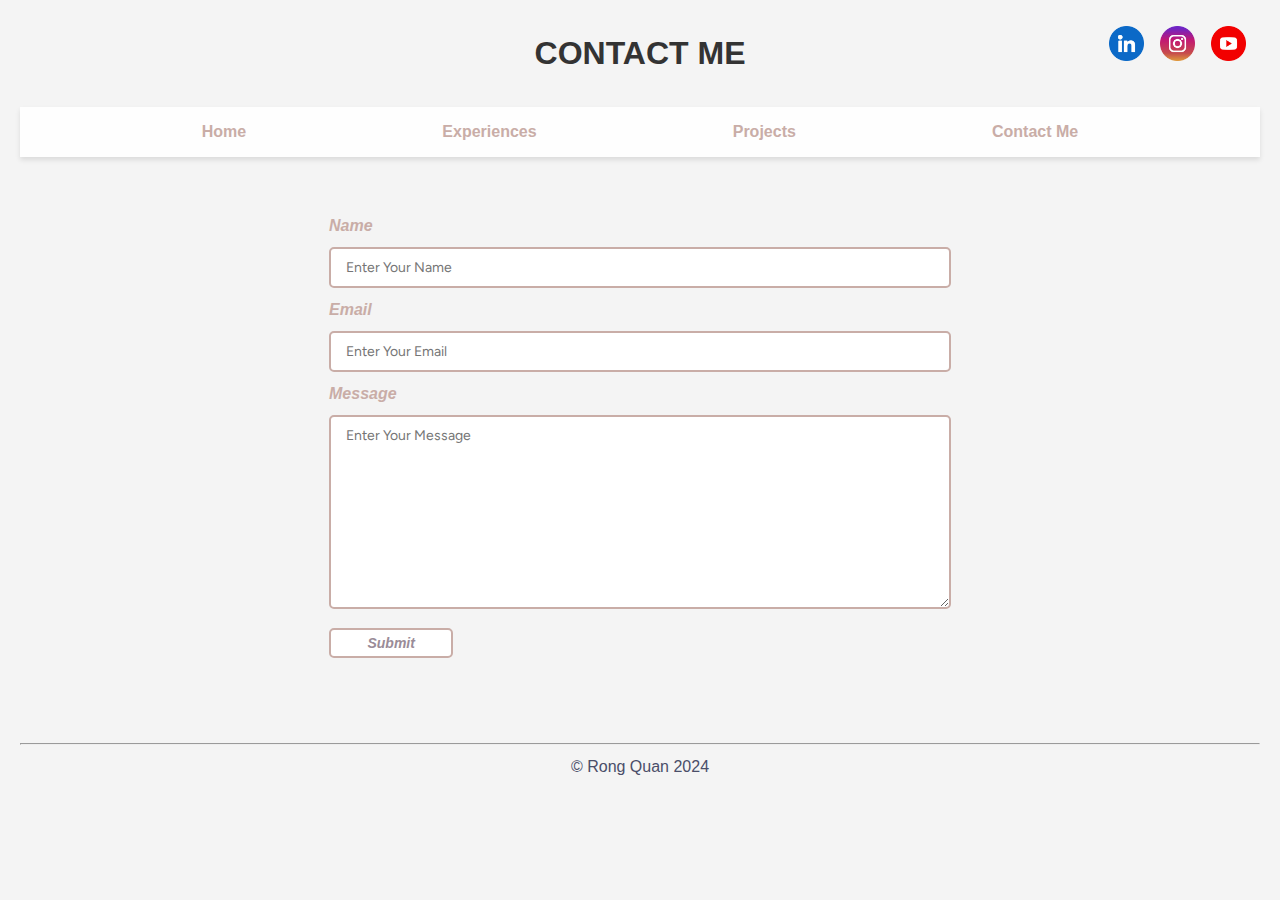
<file: contact.html>
<!DOCTYPE html>
<html lang="en">
<head>
    <meta charset="utf-8" />
    <meta name="author" content="Rong Quan">
    <meta http-equiv="X-UA-Compatible" content="IE=edge" />
    <meta name="viewport" content="width=device-width, initial-scale=1.0" />
    <meta name="keywords" content="Imperial College London">
    <meta name="keywords" content="Course: Economics Finance Data Science">
    <meta name="description" content="Rong Quan's Portfolio">
    <title>Rong Quan's Portfolio</title>

    <link rel="stylesheet" type="text/css" href="assets/css/styles.css">

    <link
      rel="icon"
      type="image/png"
      sizes="32x32"
      href="assets/images/headshot.jpg"
    />

    <link
      rel="stylesheet"
      href="https://cdnjs.cloudflare.com/ajax/libs/animate.css/4.1.1/animate.min.css"
    />

</head>
<body>
    <header>
        <h2>CONTACT ME</h2>
        <div class="socials">
          <a href="https://www.linkedin.com/in/yeo-rong-quan/" target="_blank"
            ><img
              src="assets/images/icons/linkedin.png"
              alt="LinkedIn"
              loading="lazy"
              class="socicon"
          /></a>
          <a href="https://www.instagram.com/rongquan_29/" target="_blank"
            ><img
              src="assets/images/icons/instagram.png"
              alt="Instagram"
              loading="lazy"
              class="socicon"
          /></a>
          <a href="https://www.youtube.com/@rongquanyeo5027" target="_blank"
            ><img
              src="assets/images/icons/youtube.png"
              alt="YouTube"
              loading="lazy"
              class="socicon"
          /></a>
      </div>
    </header>
    <nav>
      <ul class = "navigation">
          <a href="index.html" class="nav-link">Home</a>
          <a href="experience.html" class="nav-link">Experiences</a>
          <a href="projects.html" class="nav-link">Projects</a>
          <a href="contact.html" class="nav-link">Contact Me</a>
        </ul>
      <button class="burger-menu" id="burger-menu">
        <ion-icon class="bars" name="menu-outline"></ion-icon>
      </button>
    </nav>
    <div id="content">
      <section class="contact" id="contact">
        <div class="contact-form-container">
          <div class="contact-form">
            <form action="https://formspree.io/f/mgvwylkp" method="POST">
              <div class="form-control">
                <label for="name">Name</label>
                <input
                  type="text"
                  id="name"
                  name="sender-name"
                  placeholder="Enter Your Name"
                  class="input-field"
                  required
                />
              </div>
              <div class="form-control">
                <label for="email">Email</label>
                <input
                  type="email"
                  id="email"
                  name="sender-email"
                  placeholder="Enter Your Email"
                  class="input-field"
                  required
                />
              </div>
              <div class="form-control">
                <label for="message">Message</label>
                <textarea
                  id="message"
                  cols="60"
                  rows="10"
                  placeholder="Enter Your Message"
                  name="message"
                  class="input-field"
                  required
                ></textarea>
              </div>
              <input
                type="submit"
                value="Submit"
                id="submit-btn"
                class="submit-btn"
              />
            </form>
          </div>
        </div>
      </section>
    </div>
    <footer>
        <hr>
        &copy; Rong Quan 2024<br>
    </footer>
</body>
</html>
</file>
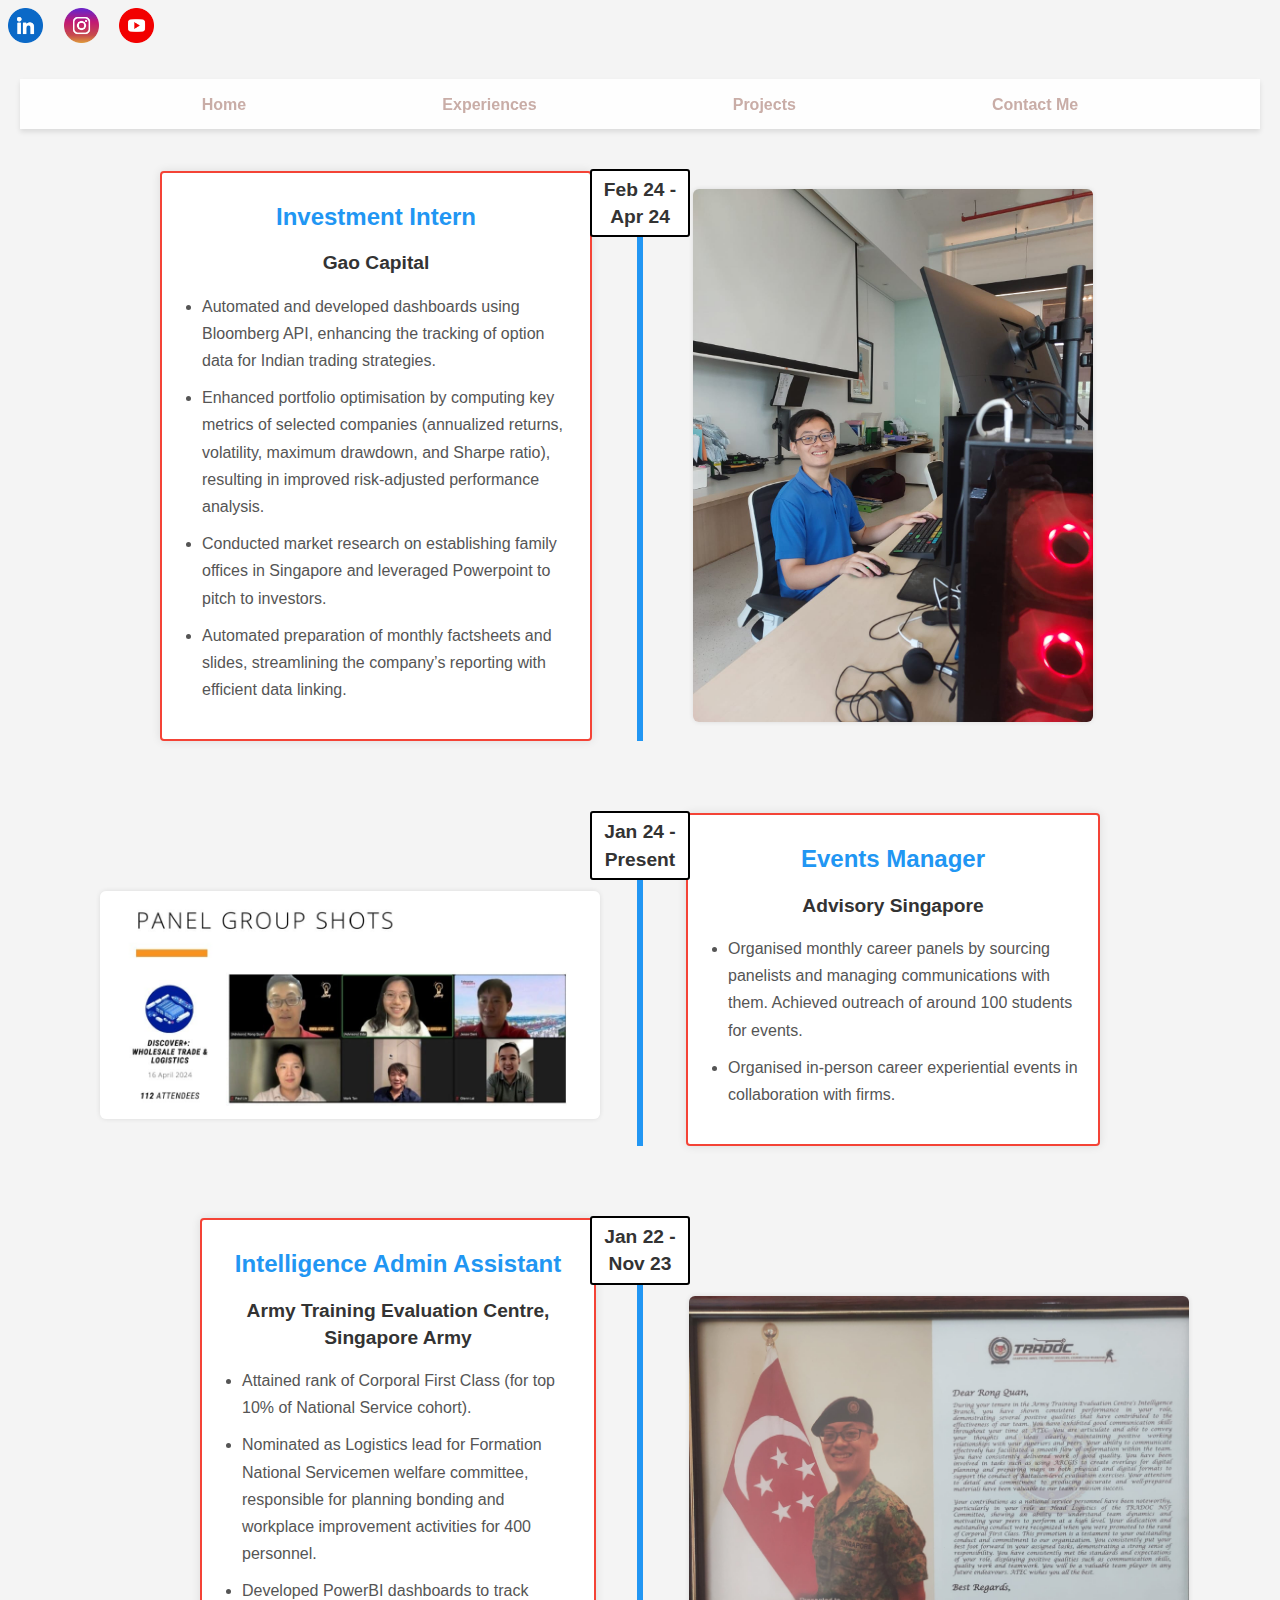
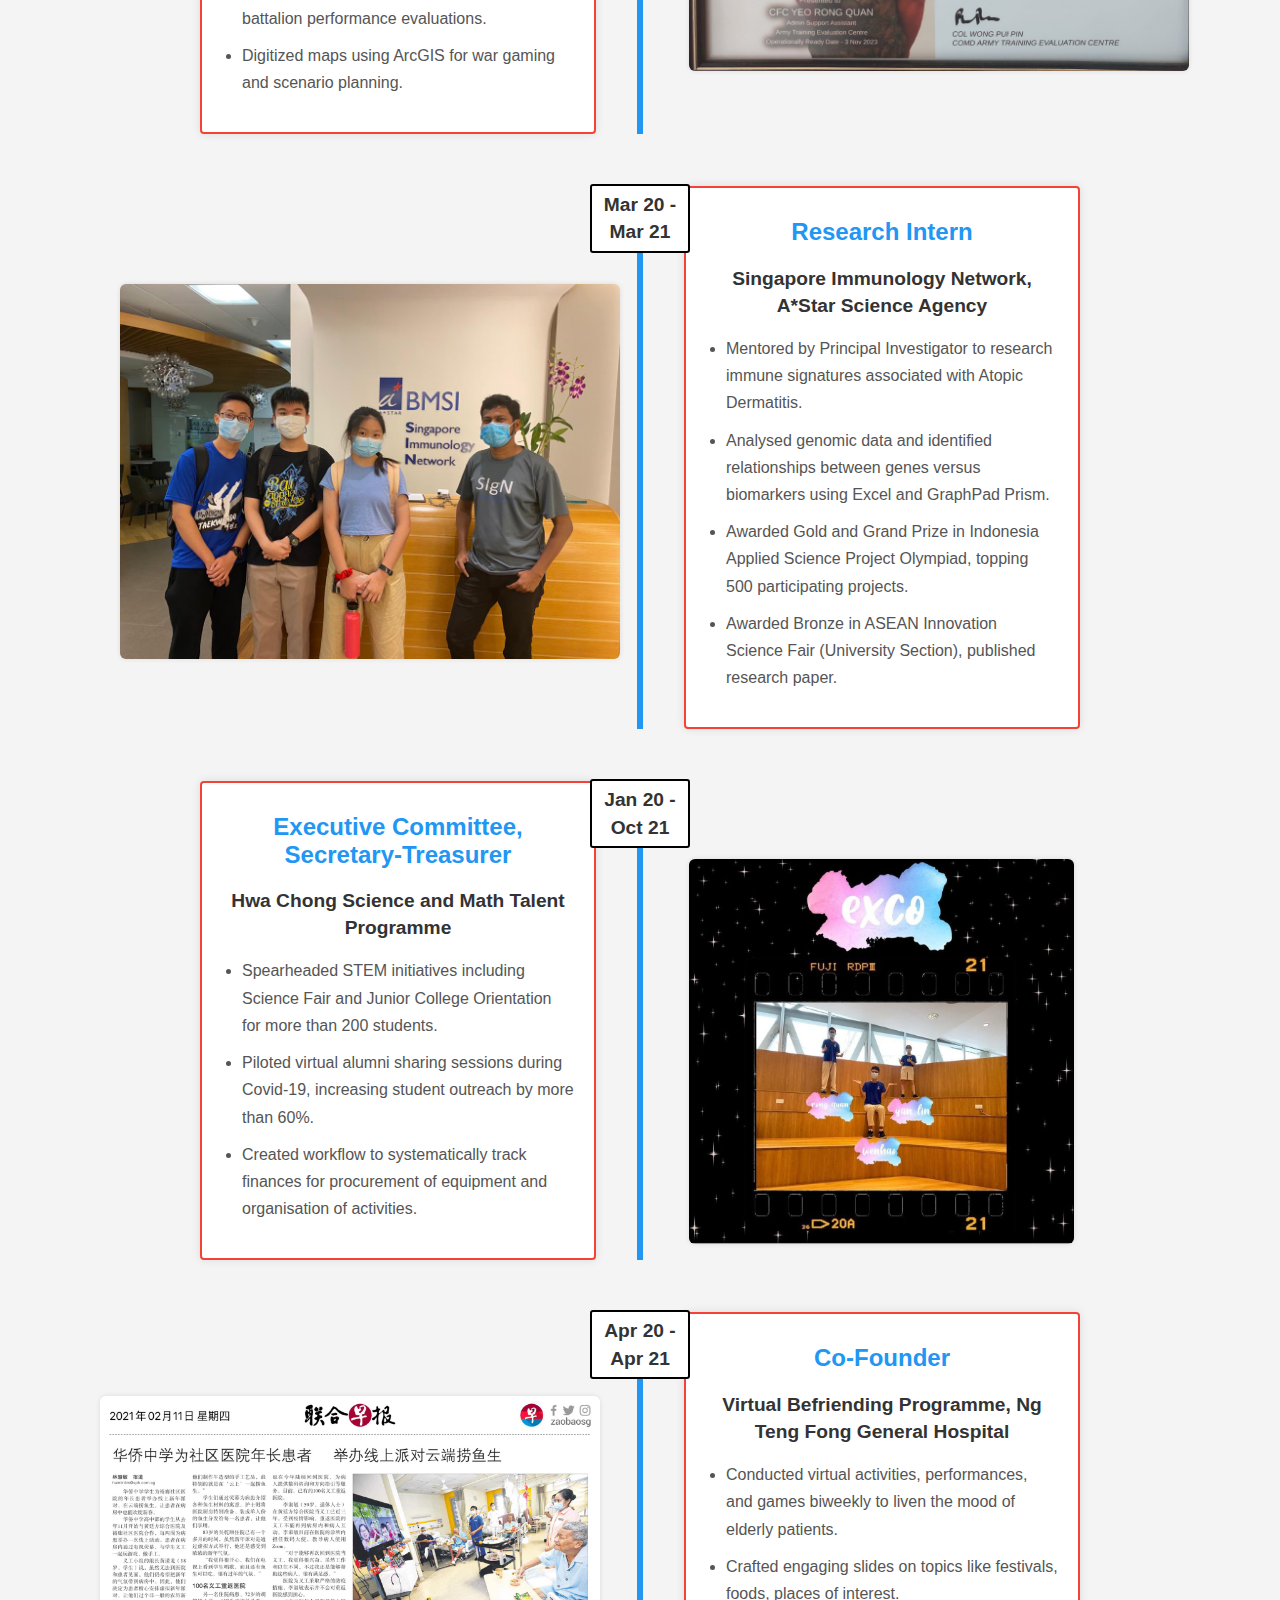
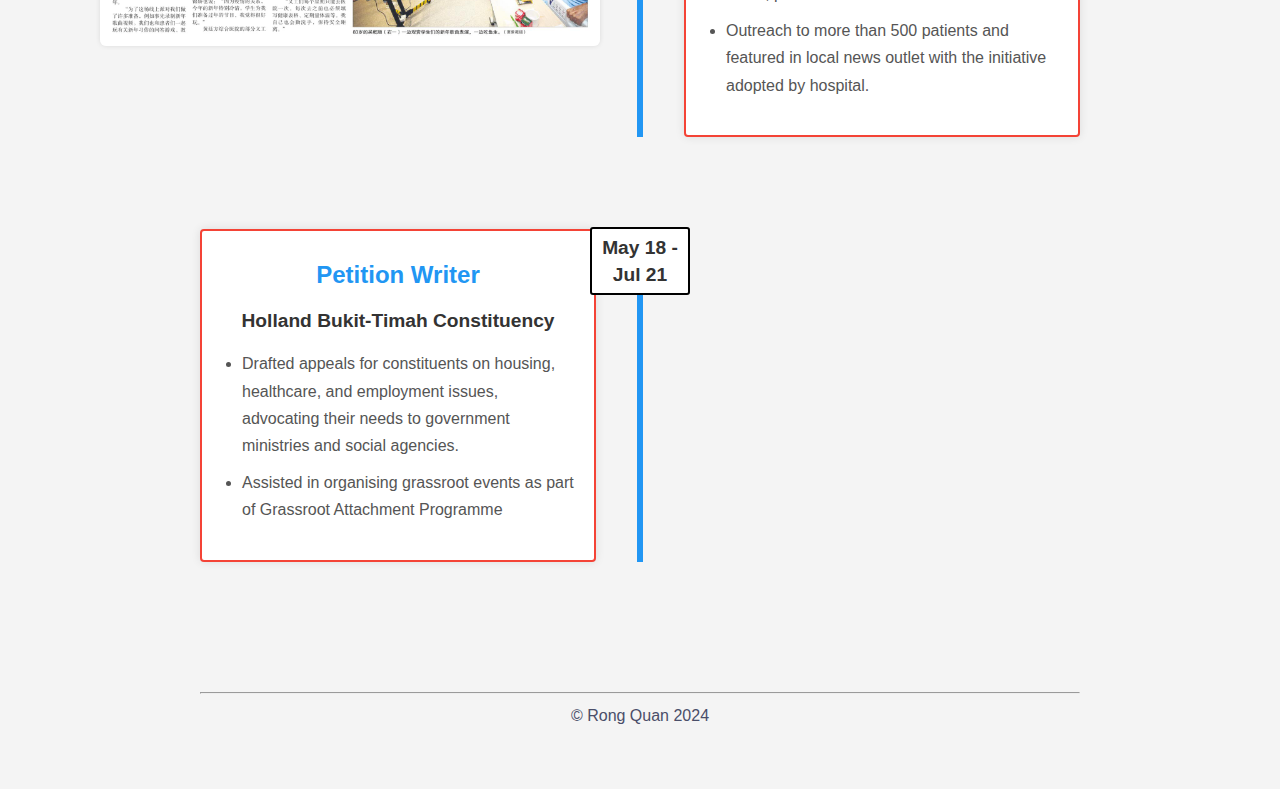
<file: experience.html>
<!DOCTYPE html>
<html lang="en">

<head>
  <meta charset="utf-8" />
  <meta name="author" content="Rong Quan">
  <meta http-equiv="X-UA-Compatible" content="IE=edge" />
  <meta name="viewport" content="width=device-width, initial-scale=1.0" />
  <meta name="keywords" content="Imperial College London">
  <meta name="keywords" content="Course: Economics Finance Data Science">
  <meta name="description" content="Rong Quan's Portfolio">
  <title>Rong Quan's Portfolio</title>
  <link rel="stylesheet" type="text/css" href="assets/css/styles.css">

  <link rel="icon" type="image/png" sizes="32x32" href="assets/images/RongQuan.jpg" />


  <link rel="stylesheet" href="https://cdnjs.cloudflare.com/ajax/libs/animate.css/4.1.1/animate.min.css" />
</head>
<body>
  <header>
    <a href="https://www.linkedin.com/in/yeo-rong-quan/" target="_blank"><img src="assets/images/icons/linkedin.png"
        alt="LinkedIn" loading="lazy" class="socicon" /></a>
    <a href="https://www.instagram.com/rongquan_29/" target="_blank"><img src="assets/images/icons/instagram.png"
        alt="Instagram" loading="lazy" class="socicon" /></a>
    <a href="https://www.youtube.com/@rongquanyeo5027" target="_blank"><img src="assets/images/icons/youtube.png"
        alt="YouTube" loading="lazy" class="socicon" /></a>
    </div>
  </header>
  <nav>
    <ul class="navigation">
      <a href="index.html" class="nav-link">Home</a>
      <a href="experience.html" class="nav-link">Experiences</a>
      <a href="projects.html" class="nav-link">Projects</a>
      <a href="contact.html" class="nav-link">Contact Me</a>
    </ul>
    <button class="burger-menu" id="burger-menu">
      <ion-icon class="bars" name="menu-outline"></ion-icon>
    </button>
  </nav>

    <div class="timeline">
      <div class="timeline-item">
        <div class="timeline-date">Feb 24 - Apr 24</div>
        <div class="timeline-content left">
          <div class="timeline-heading">
            <h2>Investment Intern</h2>
            <h3>Gao Capital</h3>
          </div>
          <ul>
            <li>Automated and developed dashboards using Bloomberg API, enhancing the tracking of option data for Indian trading
            strategies.</li>
            <li>Enhanced portfolio optimisation by computing key metrics of selected companies (annualized returns, volatility,
            maximum drawdown, and Sharpe ratio), resulting in improved risk-adjusted performance analysis.</li>
            <li>Conducted market research on establishing family offices in Singapore and leveraged Powerpoint to pitch to investors.</li>
            <li>Automated preparation of monthly factsheets and slides, streamlining the company’s reporting with efficient data
            linking.</li>
          </ul>
          </div>
          <div class="timeline-image right2">
            <img src="assets/images/Gao.jpeg" alt="Project">
          </div>
        
      </div>

      <div class="timeline">
        <div class="timeline-item">
          <div class="timeline-date">Jan 24 - Present</div>
          <div class="timeline-content right">
            <div class="timeline-heading">
              <h2>Events Manager</h2>
              <h3>Advisory Singapore</h3>
            </div>
            <ul>
              <li>Organised monthly career panels by sourcing panelists and managing communications with them. Achieved
                outreach of around 100 students for events. </li>
              <li>Organised in-person career experiential events in collaboration with firms.</li>
            </ul>
          </div>
          <div class="timeline-image left3">
            <img src="assets/images/Advisory.jpeg" alt="Project">
          </div>
      </div>


    <div class="timeline">
      <div class="timeline-item">
        <div class="timeline-date">Jan 22 - Nov 23</div>
        <div class="timeline-content left">
          <div class="timeline-heading">
            <h2>Intelligence Admin Assistant</h2>
            <h3>Army Training Evaluation Centre, Singapore Army</h3>
          </div>
          <ul>
            <li>Attained rank of Corporal First Class (for top 10% of National Service cohort).</li>
            <li>Nominated as Logistics lead for Formation National Servicemen welfare committee, responsible for planning
              bonding and workplace improvement activities for 400 personnel.</li>
            <li>Developed PowerBI dashboards to track battalion performance evaluations.</li>
            <li>Digitized maps using ArcGIS for war gaming and scenario planning.</li>
          </ul>
        </div>
            <div class="timeline-image right">
              <img src="assets/images/army.jpeg" alt="Army">
            </div>
        </div>
    
      <!-- Repeat this structure for each experience -->
      <div class="timeline-item">
        <div class="timeline-date">Mar 20 - Mar 21</div>
        <div class="timeline-content right">
          <div class="timeline-heading">
            <h2>Research Intern</h2>
            <h3>Singapore Immunology Network, A*Star Science Agency</h3>
          </div>
          <ul>
            <li>Mentored by Principal Investigator to research immune signatures associated with Atopic Dermatitis.</li>
            <li>Analysed genomic data and identified relationships between genes versus biomarkers using Excel and GraphPad
              Prism.</li>
            <li>Awarded Gold and Grand Prize in Indonesia Applied Science Project Olympiad, topping 500 participating
              projects.</li>
            <li>Awarded Bronze in ASEAN Innovation Science Fair (University Section), published research paper.</li>
          </ul>
        </div>
        <div class="timeline-image left2">
          <img src="assets/images/Immunology.jpeg" alt="Project">
        </div>
      </div>
    
      <!-- Additional timeline items here -->
      <div class="timeline-item">
        <div class="timeline-date">Jan 20 - Oct 21</div>
        <div class="timeline-content left">
          <div class="timeline-heading">
            <h2>Executive Committee, Secretary-Treasurer</h2>
            <h3>Hwa Chong Science and Math Talent Programme</h3>
          </div>
          <ul>
            <li>Spearheaded STEM initiatives including Science Fair and Junior College Orientation for more than 200
              students.</li>
            <li>Piloted virtual alumni sharing sessions during Covid-19, increasing student outreach by more than 60%.</li>
            <li>Created workflow to systematically track finances for procurement of equipment and organisation of
              activities.</li>
          </ul>
        </div>
        <div class="timeline-image right4">
          <img src="assets/images/SMTP.jpeg" alt="Project">
        </div>
      </div>
    
      <div class="timeline-item">
        <div class="timeline-date">Apr 20 - Apr 21</div>
        <div class="timeline-content right">
          <div class="timeline-heading">
            <h2>Co-Founder</h2>
            <h3>Virtual Befriending Programme, Ng Teng Fong General Hospital</h3>
          </div>
          <ul>
            <li>Conducted virtual activities, performances, and games biweekly to liven the mood of elderly patients.</li>
            <li>Crafted engaging slides on topics like festivals, foods, places of interest.</li>
            <li>Outreach to more than 500 patients and featured in local news outlet with the initiative adopted by
              hospital.</li>
          </ul>
        </div>
      </div>
      <div class="timeline-image left1">
        <img src="assets/images/estrella.jpeg" alt="Project">
      </div>
    </div>

    <div class="timeline">
      <div class="timeline-item">
        <div class="timeline-date">May 18 - Jul 21</div>
        <div class="timeline-content left">
          <div class="timeline-heading">
            <h2>Petition Writer</h2>
            <h3>Holland Bukit-Timah Constituency</h3>
          </div>
          <ul>
            <li>Drafted appeals for constituents on housing, healthcare, and employment issues, advocating their needs to government ministries and social agencies.</li>
            <li>Assisted in organising grassroot events as part of Grassroot Attachment Programme</li>
          </ul>
        </div>
      </div>
    </div>
    
    <footer>
        <hr>
        &copy; Rong Quan 2024<br>
    </footer>
    <script src="assets/js/app.js"></script>

</body>
</html>
</file>
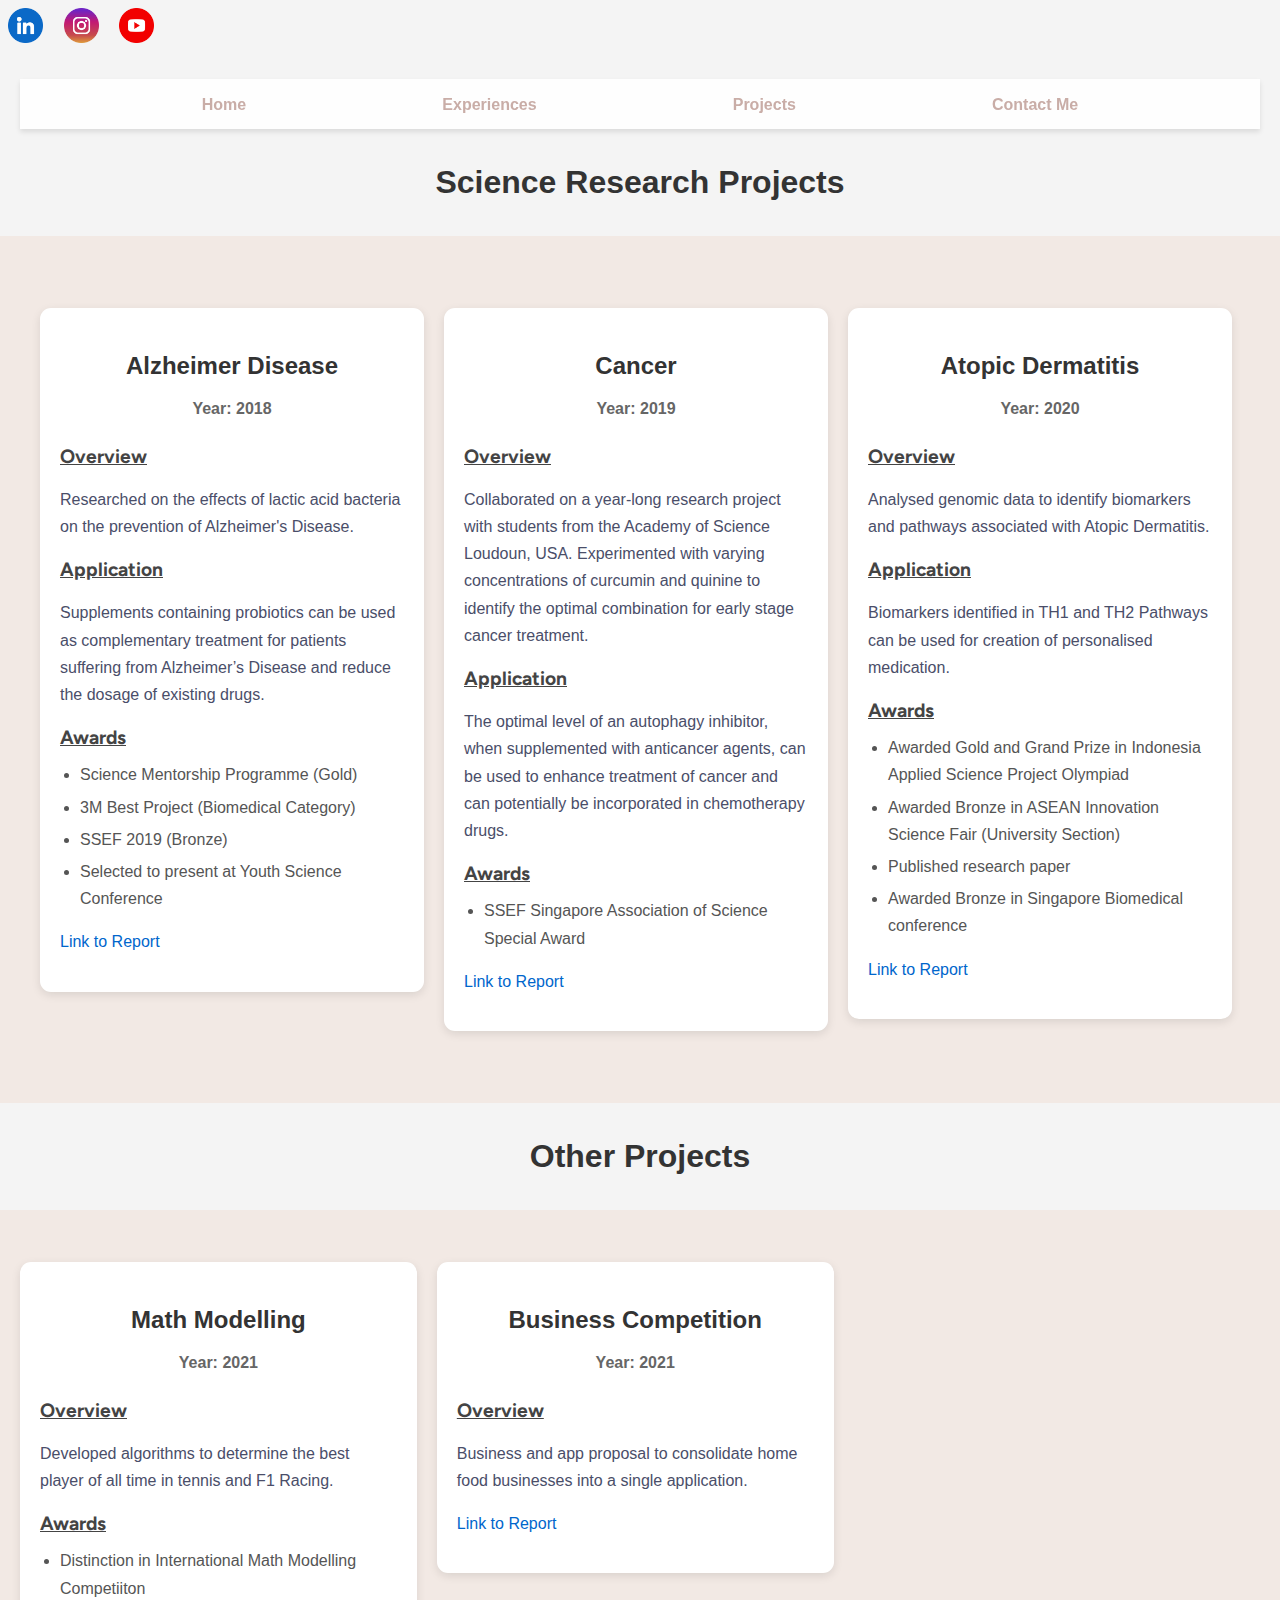
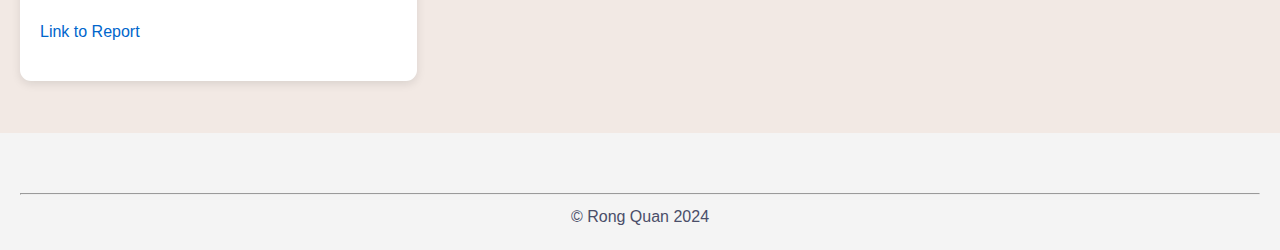
<file: projects.html>
<!DOCTYPE html>
<html lang="en">
<meta charset="utf-8" />
<meta name="author" content="Rong Quan">
<meta http-equiv="X-UA-Compatible" content="IE=edge" />
<meta name="viewport" content="width=device-width, initial-scale=1.0" />
<meta name="keywords" content="Imperial College London">
<meta name="keywords" content="Course: Economics Finance Data Science">
<meta name="description" content="Rong Quan's Portfolio">
<title>Rong Quan's Portfolio</title>

<link rel="stylesheet" type="text/css" href="assets/css/styles.css">

    <link
      rel="icon"
      type="image/png"
      sizes="32x32"
      href="assets/images/headshot.jpg"
    />

    <link
      rel="stylesheet"
      href="https://cdnjs.cloudflare.com/ajax/libs/animate.css/4.1.1/animate.min.css"
    />

</head>
<body>
    <header>
        <a href="https://www.linkedin.com/in/yeo-rong-quan/" target="_blank"><img src="assets/images/icons/linkedin.png"
            alt="LinkedIn" loading="lazy" class="socicon" /></a>
        <a href="https://www.instagram.com/rongquan_29/" target="_blank"><img src="assets/images/icons/instagram.png"
            alt="Instagram" loading="lazy" class="socicon" /></a>
        <a href="https://www.youtube.com/@rongquanyeo5027" target="_blank"><img src="assets/images/icons/youtube.png"
            alt="YouTube" loading="lazy" class="socicon" /></a>
        </div>
    </header>
    <nav>
      <ul class = "navigation">
          <a href="index.html" class="nav-link">Home</a>
          <a href="experience.html" class="nav-link">Experiences</a>
          <a href="projects.html" class="nav-link">Projects</a>
          <a href="contact.html" class="nav-link">Contact Me</a>
      </ul>
      <button class="burger-menu" id="burger-menu">
        <ion-icon class="bars" name="menu-outline"></ion-icon>
      </button>
    </nav>
<div id="content">
  <h2 class="main-heading">Science Research Projects</h2>
  <section class="projects" id="projects">
    <div class="projects-container">

      <div class="projects-container">
        <div class="project-card">
          <h3 class="project-title">Alzheimer Disease</h3>
          <p class="project-year">Year: 2018</p>
          <div class="project-content">
            <h4 class="project-subheading">Overview</h4>
            <p>Researched on the effects of lactic acid bacteria on the prevention of Alzheimer's Disease.</p>
            <h4 class="project-subheading">Application</h4>
            <p>Supplements containing probiotics can be used as complementary treatment for patients suffering from
              Alzheimer’s Disease and reduce the dosage of existing drugs.</p>
            <h4 class="project-subheading">Awards</h4>
            <ul class="project-awards">
              <li>Science Mentorship Programme (Gold)</li>
              <li>3M Best Project (Biomedical Category)</li>
              <li>SSEF 2019 (Bronze)</li>
              <li>Selected to present at Youth Science Conference</li>
            </ul>
            <p><a href="assets/presentation/SSEF 2019.pdf" target="_blank" class="project-report-link">Link to
                Report</a></p>
          </div>
        </div>
      
        <div class="project-card">
          <h3 class="project-title">Cancer</h3>
          <p class="project-year">Year: 2019</p>
          <div class="project-content">
            <h4 class="project-subheading">Overview</h4>
            <p>Collaborated on a year-long research project with students from the Academy of Science Loudoun, USA.
              Experimented with varying concentrations of curcumin and quinine to identify the optimal combination for early
              stage cancer treatment.</p>
            <h4 class="project-subheading">Application</h4>
            <p>The optimal level of an autophagy inhibitor, when supplemented with anticancer agents, can be used to enhance
              treatment of cancer and can potentially be incorporated in chemotherapy drugs.</p>
            <h4 class="project-subheading">Awards</h4>
            <ul class="project-awards">
              <li>SSEF Singapore Association of Science Special Award</li>
            </ul>
            
            
            <p><a href="assets/presentation/SSEF 2020.pdf" target="_blank" class="project-report-link">Link to Report</a>
            </p>
          </div>
        </div>
      
        <div class="project-card">
          <h3 class="project-title">Atopic Dermatitis</h3>
          <p class="project-year">Year: 2020</p>
          <div class="project-content">
            <h4 class="project-subheading">Overview</h4>
            <p>Analysed genomic data to identify biomarkers and pathways associated with Atopic Dermatitis.</p>
            <h4 class="project-subheading">Application</h4>
            <p>Biomarkers identified in TH1 and TH2 Pathways can be used for creation of personalised medication.</p>
            <h4 class="project-subheading">Awards</h4>
            <ul class="project-awards">
              <li>Awarded Gold and Grand Prize in Indonesia Applied Science Project Olympiad</li>
              <li>Awarded Bronze in ASEAN Innovation Science Fair (University Section)</li>
              <li>Published research paper</li>
              <li>Awarded Bronze in Singapore Biomedical conference</li>
            </ul>
            <p><a href="assets/presentation/SSEF 2021.pdf
              " target="_blank" class="project-report-link">Link to
                Report</a></p>
          </div>
        </div>
      </div>
  </section>
  <h2 class="main-heading">Other Projects</h2>
  
  <section class="projects" id="other-projects">
    <div class="projects-container">
      <!-- Math Modelling Project -->
      <div class="project-container project-card">
        <h3 class="project-title">Math Modelling</h3>
        <p class="project-year">Year: 2021</p>
        <div class="project-content">
          <h4 class="project-subheading">Overview</h4>
          <p>Developed algorithms to determine the best player of all time in tennis and
          F1 Racing.</p>
        <h4 class="project-subheading">Awards</h4>
        <ul class="project-awards">
          <li>Distinction in International Math Modelling Competiiton</li>
        </ul>
        <p><a href="assets/presentation/IMMC Final Report 2021.pdf" class="project-report-link">Link to Report</a></p>
      </div>
        </div>
  
      <!-- Business Competitions Project -->
      <div class="project-container project-card">
        <h3 class="project-title">Business Competition</h3>
        <p class="project-year">Year: 2021</p>
        <div class="project-content">
          <h4 class="project-subheading">Overview</h4>
          <p>Business and app proposal to consolidate home food businesses into a single
          application.</p>
        <p><a href="assets/presentation/Business Plan.pdf" class="project-report-link">Link to Report</a></p>
      </div>
    </div>
  </section>
</div>
    <footer>
        <hr>
        &copy; Rong Quan 2024<br>
    </footer>
</body>
</html>
</file>
<file: assets/css/styles.css>
@import url("https://fonts.googleapis.com/css2?family=Spectral:ital,wght@0,400;0,900;1,700&display=swap");
@import url("https://fonts.googleapis.com/css2?family=Secular One:ital,wght@0,400;0,900;1,700&display=swap");
@import url("https://fonts.googleapis.com/css2?family=Shrikhand:ital,wght@0,400;0,900;1,700&display=swap");
@import url("https://fonts.googleapis.com/css2?family=Secular One:ital,wght@0,400;0,900;1,700&display=swap");
@import url('https://fonts.googleapis.com/css2?family=Rubik:ital,wght@0,400;0,700;0,800;1,700&display=swap');
@import url("https://fonts.googleapis.com/css2?family=Figtree:ital,wght@0,300..900;1,300..900&display=swap");

/* Variables */
:root {
  --font-family: "Figtree", sans-serif;
  --normal-font: 400;
  --bold-font: 700;
  --bolder-font: 900;
  /* --bg-color: rgb(255, 235, 239); */
  --bg-color: #F2E9E4;
  --primary-color: #C9ADA7;
  --secondary-color: #9A8C98;
  --primary-shadow: #8b8eaf;
  --body-color: #4A4E69;
  --secondary-shadow: #a17a69;
  --box-color: rgb(238, 250, 255);
  --bottom-margin: 0.5rem;
  --bottom-margin-2: 1rem;
  --line-height: 1.7rem;
  --transition: 0.3s;
}
/* Variables end */

html {
  scroll-behavior: smooth;
}

/* CSS Resets */
* {
  margin: 1;
  padding: 0;
  box-sizing: border-box;
}

ul {
  list-style-type: none;
}

a {
  text-decoration: none;
  color: var(--primary-color);
}

a:hover {
  color: var(--secondary-color);
}

body {
  font-family: var(--font-family);
  font-size: 100%;
  line-height: 1.7em;
  color: var(--body-color);
  background-color: var(--bg-color);
  margin: 1;
}

/* 
body{
    font-family:-apple-system, BlinkMacSystemFont, 'Segoe UI', Roboto, Oxygen, Ubuntu, Cantarell, 'Open Sans', 'Helvetica Neue', sans-serif;
    font-size: 100%;
    line-height: 1.7em;
    color:black;
} */

.header-container {
    text-align: center;
    margin: 40px auto;
    /* Center container and add spacing */
    padding: 20px;
    max-width: 800px;
    /* Limit container width for better readability */
}

/* Main heading */
h1 {
    color: var(--secondary-color);
    font-family: "Shrikhand", sans-serif;
    /* Fallback font */
    font-size: 3em;
    font-weight: bold;
    margin: 0 0 15px;
    line-height: 1.2;
}

/* Subtitle and course information */
.subtitle,
.course-info {
    font-family: var(--font-family), sans-serif;
    /* Fallback font */
    font-weight: bold;
    margin: 0;
    color: var(--text-color);
    /* Adjust to fit design */
}

.subtitle {
    font-size: 1.5em;
    margin: 10px 0;
}

h4 {
    font-family: var(--font-family);
    font-weight: var(--bold-font);
    margin: 20px 20px 0px;
}


/* navigation */
nav ul{
    font-weight: 700;
    margin: 20px;
    position: sticky;
    top: 0;
    z-index: 1;
    display: flex;
    align-items: center;
    justify-content: space-evenly;
    padding: 0.7rem 1rem;
    box-shadow: 0 3px 5px rgba(0, 0, 0, 0.1);
    background-color: rgb(254, 254, 254);
}

nav a {
    color: var(--primary-color);
    transition: var(--transition);
}
nav a:hover {
    color: var(--secondary-color);
    border-bottom: 2px solid var(--secondary-color);
}

nav ul {
    display: flex;
    gap: 1.9rem;
}

.burger-menu {
    color: var(--primary-color);
    font-size: 2rem;
    border: 0;
    background-color: transparent;
    cursor: pointer;
    display: none;
}

/* footer */
footer {
    padding: 1.25rem;
    text-align: center;
    margin: 2rem 0 0;
}

/* socials */
.socials {
    display: flex;
    flex-direction: row;
    right: 2%;
    top: 2%;
    position: absolute;
}
  
.socicon {
    width: 3.2rem;
    height: 3.2rem;
    padding: 0.5rem;
}

/* hero */
.hero {
    display: flex;
    align-items: center;
    justify-content: center;
    gap: 2.5rem;
    max-width: 68.75rem;
    margin: auto;
}

.hero img {
    padding: 0.5rem 0.5rem;
    border-radius: 50%;
    width:250px;
    height:250px;
    object-fit:cover;
    box-shadow: 0px 2px 15px 1px var(--primary-shadow);
}

.bio {
    width: 25rem;
    padding: 0.25rem;
    border-radius: 6px;
    /* box-shadow: 0px 2px 15px 2px var(--primary-shadow); */
    background-color:rgb(254, 254, 254);
}

.bio h3 {
    margin-bottom: var(--bottom-margin);
    text-align: center;
}

.bio p {
    line-height: var(--line-height);
    padding: 0.3rem;
    text-align: center;
}

/* languages table */

.lang-table {
    margin: 20px;
    font-size: 0.9em;
    border-color:rgb(52, 16, 119);
    border-collapse: collapse;
    box-shadow: 0 0 20px rgba(0, 0, 0, 0.15);
    border-radius: 6px;  
}

.lang-table thead th{
    background-color: var(--primary-color);
    color: white;
    text-align: left;
}

.lang-table th,
.lang-table td {
    padding: 1px 10px;
    justify-content: start;
    width: 150px;
    text-align: left;
}

.lang-table tr:hover {
    /* background-color:rgb(202, 235, 250); */
    font-weight:bold;
}

.lang-table tr {
    border-bottom: thin solid #d0cbcb;
}

.lang-table tr:nth-of-type(even) {
    background-color: #ffffffff;
}

/* interests table */
.interests-table {
    margin: 20px;
    font-size: 0.9em;
    border-color: rgb(52, 16, 119);
    border-collapse: collapse;
    box-shadow: 0 0 20px rgba(0, 0, 0, 0.15);
    border-radius: 6px;
}

.interests-table thead th {
    background-color: var(--primary-color);
    color: white;
    text-align: left;
}

.interests-table th,
.interests-table td {
    padding: 1px 10px;
    justify-content: start;
    width: 150px;
    text-align: left;
}

.interests-table tr:hover {
    font-weight: bold;
}

.interests-table tr {
    border-bottom: thin solid #d0cbcb;
}

.interests-table tr:nth-of-type(even) {
    background-color: #ffffffff;
}

/* Education section */
#education {
    margin: 20px;
    font-size: 0.9em;
}

/* Main heading styling */
.education-heading {
    text-align: center;
    font-size: 2.5em; /* Larger font size */
    background-color: #e0e0e0; /* Background color for the heading */
    padding: 15px;
    border-radius: 8px;
    margin-bottom: 30px; /* Space below heading */
}

/* Subheadings styling */
.subheading {
    text-align: center;
    margin: 20px 0 10px;
    font-size: 1.8em; /* Slightly larger font size */
    color: #333;
}

/* Container for tables */
.table-container {
    display: flex;
    justify-content: space-between;
    gap: 20px; /* Space between left and right tables */
}

/* Left and right table styling */
.table-left,
.table-right {
    flex: 1;
    margin: 0;
}

/* General table styling */
.styled-table {
    width: 100%;
    border-collapse: collapse;
    margin: 10px 0;
    box-shadow: 0 0 10px rgba(0, 0, 0, 0.1);
    border-radius: 8px;
}

/* Table headers styling */
.styled-table thead th {
    background-color: var(--primary-color);
    color: white;
    padding: 10px;
    text-align: center;
    /* Center align headers horizontally */
    vertical-align: middle;
    /* Center align headers vertically */
    border-bottom: 2px solid #ddd;
    /* Add border for separation */
}

/* Table cells styling */
.styled-table th,
.styled-table td {
    padding: 10px 15px;
    text-align: center;
    /* Center align text horizontally */
    vertical-align: middle;
    /* Center align text vertically */
}

/* Ensure columns have the same width */
.styled-table th,
.styled-table td {
    width: 150px;
    /* Set a fixed width or adjust as needed */
    text-align: center;
    /* Center align text horizontally */
}

/* Table rows styling */
.styled-table tr:nth-of-type(even) {
    background-color: #f9f9f9;
}

.styled-table tr:hover {
    background-color: #f1f1f1;
}

h2 {
    font-size: 2em;
    color: #333;
    /* Change the color as desired */
    text-align: center;
    margin-top: 40px;
    /* Adds space between the navigation bar and the heading */
    margin-bottom: 40px;
    /* Adds space below the heading */
}

/* Projects Section */
.projects {
    background-color: var(--bg-color);
    padding: 2rem 0;
}

/* Container for all projects */
.projects-container {
    display: flex;
    flex-wrap: wrap;
    justify-content: space-between;
    align-items: flex-start;
    gap: 20px;
    padding: 20px;
}

/* Each project card */
.project-card {
    background-color: white;
    border-radius: 11px;
    box-shadow: 0 3px 10px rgba(0, 0, 0, 0.1);
    padding: 20px;
    box-sizing: border-box;
    text-align: center;
    width: 32%;
    /* Ensures 3 cards fit in one row */
}

/* Adjust for wider screens */
@media (min-width: 768px) {
    .projects-container {
        justify-content: flex-start;
        gap: 20px;
    }

    /* Align the 2 project cards side by side */
    .project-card.wide {
        width: 48%;
    }
}

.project-image {
    width: 100%;
    height: auto;
    border-radius: 10px;
    margin-bottom: 15px;
}

.project-title {
    font-size: 1.5em;
    margin-bottom: 10px;
    text-align: center;
    color: #333;
}

.project-year {
    text-align: center;
    font-weight: bold;
    margin-bottom: 20px;
    color: #666;
}

.project-content {
    text-align: left;
}

.project-subheading {
    font-size: 1.2em;
    margin: 10px 0;
    color: #444;
    text-decoration: underline;
}

.project-awards {
    margin: 0;
    padding-left: 20px;
    list-style-type: disc;
    color: #555;
}

.project-awards li {
    margin-bottom: 5px;
}

.project-report-link {
    font-size: 1em;
    color: #0066cc;
    text-decoration: none;
}

.project-report-link:hover {
    text-decoration: underline;
}
/* contact */
.contact-all {
    display: flex;
    align-items: center;
    justify-content: center;
    gap: 2.5rem;
    max-width: 68.75rem;
    margin: auto;
}

.contact {
    margin-top: 2rem;
}

.contact h2 {
    text-align: center;
    margin-bottom: var(--bottom-margin-2);
}

.contact-form-container {
    max-width: 40.75rem;
    margin: 0 auto;
    padding: 0.938rem;
    border-radius: 5px;
    /* box-shadow: 0 3px 10px var(--secondary-shadow); */
}

.contact-form-container label {
    line-height: 2.7em;
    font-weight: var(--bold-font);
    color: var(--primary-color);
    font-style: italic;
    font-weight: 700;
}

.contact-form-container textarea {
    min-height: 6.25rem;
    font-size: 14px;
    padding: 10px 15px;
}

.contact-form-container .input-field {
    width: 100%;
    padding: 10px 15px;
    border-radius: 5px;
    border: none;
    border: 2px solid var(--primary-color);
    font-size: 0.875rem;
    font-family: var(--font-family);
    outline: none;
}

.submit-btn {
    width: 20%;
    padding: 5px;
    margin: 10px 0;
    background-color: #fff;
    color:var(--secondary-color);;
    font-style:italic;
    border: 2px solid var(--primary-color);
    border-radius: 5px;
    font-weight: var(--bold-font);
    font-size: 0.875rem;
    transition: var(--transition);
}

.submit-btn:hover {
    background-color: var(--primary-color);
    color:rgb(254, 254, 254);
    border: 2px solid var(--primary-color);
    cursor: pointer;
}

/* responsiveness */
@media screen and (max-width: 720px) {
    nav ul {
        position: fixed;
        background-color: var(--bg-color);
        flex-direction: column;
        top: 10%;
        left: 0%;
        width: 20%;
        /* height: 100px; */
        text-align: center;
        transform: translateX(-120%);
        transition: transform 0.5s ease-in;
      }
    
    nav ul li {
        margin: 0px;
        padding: 0px;
    }

    .burger-menu {
        display: block;
        margin: 1;
    }

    #burger-menu-exp {
        display: block;
        /* float:right; */
        margin: 50;
        width: 100px;
        height:100px;
    }
    nav ul.show {
        transform: translateX(0);
    }

    .hero {
        margin: 0rem;
        flex-direction: column;
        justify-content: center;
    }
    
    .hero img {
        padding: 0rem;
    }
    
    .bio {
        margin:0rem;
        padding:0rem;
    }
  }

/* General Styles */
body {
    font-family: Arial, sans-serif;
    margin: 0;
    padding: 0;
    box-sizing: border-box;
    background-color: #f4f4f4;
}

.timeline {
    position: relative;
    max-width: 1000px;
    margin: 0 auto;
    padding: 20px;
}

.timeline-item {
    display: flex;
    justify-content: space-between;
    position: relative;
    margin-bottom: 50px;
}

.timeline-item::after {
    content: '';
    position: absolute;
    width: 6px;
    background-color: #2196F3;
    top: 0;
    bottom: 0;
    left: 50%;
    transform: translateX(-50%);
}

.timeline-date {
    font-size: 1.2em;
    font-weight: bold;
    text-align: center;
    width: 100px;
    color: #333;
    position: absolute;
    top: 0;
    left: 50%;
    transform: translateX(-50%);
    background-color: #ffffff;
    padding: 5px 10px;
    border-radius: 3px;
    border: 2px solid #000000; /* Black border */
    z-index: 1;
}

.timeline-content {
    width: 45%;
    background-color: #fff;
    padding: 20px;
    border-radius: 4px;
    box-shadow: 0 0 10px rgba(0, 0, 0, 0.1);
    position: relative;
    border: 2px solid #f44336;
    margin-top: 2px;
    /* Red border */
}

.timeline-content.left {
    left: 0;
}

.timeline-content.right {
    left: 55%;
}

.timeline-heading {
    margin-bottom: 15px;
    text-align: center;
}

.timeline-content h2 {
    font-size: 1.5em;
    color: #2196F3;
    margin-bottom: 3px;
    margin-top: 10px;
}

.timeline-content h3 {
    font-size: 1.2em;
    color: #333;
    margin-bottom: 15px;
}

.timeline-content ul {
    list-style-type: disc;
    padding-left: 20px;
}

.timeline-content ul li {
    margin-bottom: 10px;
    color: #555;
}

.timeline-image {
    width: 45%;
    /* Container width, adjust as needed */
    position: absolute;
    top: 0;
}

.timeline-image.left {
    left: -70px;
    /* Adjust as needed to position image */
}

.timeline-image.left1 {
    left: -80px;
    top: 1800px;
    /* Adjust size as needed */
    height: auto;
}

.timeline-image.left2 {
    left: -80px;
    top: 100px;
    /* Adjust size as needed */
    height: auto;
}

.timeline-image.right {
    top: 80px;
    right: -5px;
    /* Adjust as needed to position image */
}

.timeline-image.right2 {
    bottom: 200px;
    right: -5px;
    top:20px;
    /* Adjust as needed to position image */
}

.timeline-image.left3 {
    top: 80px;
    left: -80px;
    /* Adjust as needed to position image */
}

.timeline-image.right4 {
    top: 80px;
    right: -5px;
    /* Adjust as needed to position image */
}

.timeline-image.right4 img {
    width: 385px;
    height: 800px;
    /* Adjust size as needed */
    height: auto;
    /* Maintain aspect ratio */
    border-radius: 6px;
    box-shadow: 0 0 5px rgba(0, 0, 0, 0.1);
}

.timeline-image.right2 img {
    width: 400px;
    height: 800px;
    /* Adjust size as needed */
    height: auto;
    /* Maintain aspect ratio */
    border-radius: 6px;
    box-shadow: 0 0 5px rgba(0, 0, 0, 0.1);
}

.timeline-image img {
    width: 500px;
    height: 800px;
    /* Adjust size as needed */
    height: auto;
    /* Maintain aspect ratio */
    border-radius: 6px;
    box-shadow: 0 0 5px rgba(0, 0, 0, 0.1);
}



@media screen and (max-width: 768px) {
    .timeline-item {
        flex-direction: column;
    }

    .timeline-content.left,
    .timeline-content.right {
        width: 100%;
        left: 0;
    }

    .timeline-date {
        left: 10px;
        transform: translateX(0);
    }

    .timeline-item::after {
        left: 20px;
        transform: translateX(0);
    }
}

.timeline-content {
    transition: transform 0.3s ease, box-shadow 0.3s ease, border-color 0.3s ease;
    border: 2px solid #f44336;
    /* Initial red border */
}

.timeline-content:hover {
    transform: scale(1.02);
    box-shadow: 0 0 15px rgba(0, 0, 0, 0.2);
    border-color: #d32f2f;
    /* Darker red border on hover */
}
</file>
